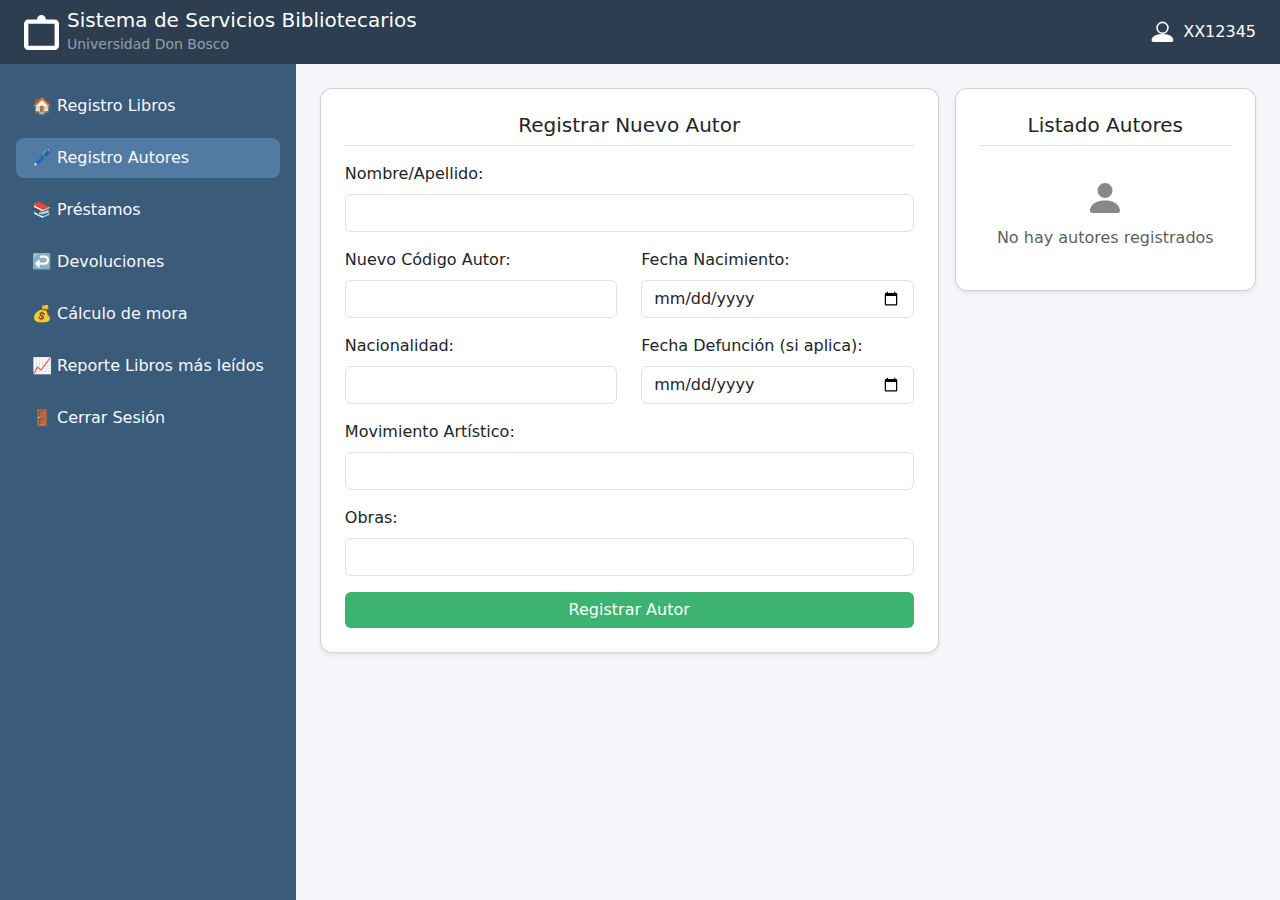
<file: index.html>
<!DOCTYPE html>
<html lang="es">
<head>
  <meta charset="UTF-8">
  <meta name="viewport" content="width=device-width, initial-scale=1.0">
  <title>Sistema de Servicios Bibliotecarios</title>

  <link href="https://cdn.jsdelivr.net/npm/bootstrap@5.3.0/dist/css/bootstrap.min.css" rel="stylesheet">

  <link rel="stylesheet" href="style.css">
</head>
<body>
  <div class="d-flex flex-column vh-100">

    <header class="header d-flex justify-content-between align-items-center px-4 py-2">
      <div class="d-flex align-items-center">
        <svg xmlns="http://www.w3.org/2000/svg" width="35" height="35" fill="white" class="me-2" viewBox="0 0 16 16">
          <path d="M8 0a2 2 0 0 1 2 2h4a2 2 0 0 1 2 2v10a2 2 0 0 1-2 2H2a2 2 0 0 1-2-2V4a2 2 0 0 1 2-2h4a2 2 0 0 1 2-2zM2 4v10h12V4H2z"/>
        </svg>
        <div>
          <h5 class="mb-0 text-white">Sistema de Servicios Bibliotecarios</h5>
          <small class="text-white-50">Universidad Don Bosco</small>
        </div>
      </div>
      <div class="d-flex align-items-center text-white">
        <svg xmlns="http://www.w3.org/2000/svg" width="25" height="25" fill="white" class="me-2" viewBox="0 0 16 16">
          <path d="M8 8a3 3 0 1 0 0-6 3 3 0 0 0 0 6zm4-3a4 4 0 1 1-8 0 4 4 0 0 1 8 0zM2 14s-1 0-1-1 1-4 7-4 7 3 7 4-1 1-1 1H2z"/>
        </svg>
        <span>XX12345</span>
      </div>
    </header>

    <div class="d-flex flex-grow-1">
   
      <aside class="sidebar p-3">
        <nav class="nav flex-column">
          <a href="pages/registro-libros.html" class="nav-link">🏠 Registro Libros</a>
          <a href="index.html" class="nav-link selected">🖊️ Registro Autores</a>
          <a href="pages/prestamos.html" class="nav-link">📚 Préstamos</a>
          <a href="pages/devoluciones.html" class="nav-link">↩️ Devoluciones</a>
          <a href="pages/calculo-mora.html" class="nav-link">💰 Cálculo de mora</a>
          <a href="pages/reporte-libros.html" class="nav-link">📈 Reporte Libros más leídos</a>
          <a href="pages/login.html" class="nav-link logout">🚪 Cerrar Sesión</a>
        </nav>
      </aside>

      <main class="content flex-grow-1 p-4">
        <div class="row g-3">
          <div class="col-lg-8">
            <div class="card shadow-sm p-4">
              <h5 class="mb-3 text-center border-bottom pb-2">Registrar Nuevo Autor</h5>
              <form>
                <div class="mb-3">
                  <label class="form-label">Nombre/Apellido:</label>
                  <input type="text" class="form-control">
                </div>
                <div class="row mb-3">
                  <div class="col-md-6">
                    <label class="form-label">Nuevo Código Autor:</label>
                    <input type="text" class="form-control">
                  </div>
                  <div class="col-md-6">
                    <label class="form-label">Fecha Nacimiento:</label>
                    <input type="date" class="form-control">
                  </div>
                </div>
                <div class="row mb-3">
                  <div class="col-md-6">
                    <label class="form-label">Nacionalidad:</label>
                    <input type="text" class="form-control">
                  </div>
                  <div class="col-md-6">
                    <label class="form-label">Fecha Defunción (si aplica):</label>
                    <input type="date" class="form-control">
                  </div>
                </div>
                <div class="mb-3">
                  <label class="form-label">Movimiento Artístico:</label>
                  <input type="text" class="form-control">
                </div>
                <div class="mb-3">
                  <label class="form-label">Obras:</label>
                  <input type="text" class="form-control">
                </div>
                <button type="button" class="btn btn-success w-100">Registrar Autor</button>
              </form>
            </div>
          </div>

          <div class="col-lg-4">
            <div class="card shadow-sm p-4">
              <h5 class="text-center border-bottom pb-2">Listado Autores</h5>
              <div class="text-center mt-4 text-muted">
                <svg xmlns="http://www.w3.org/2000/svg" width="40" height="40" fill="#888" viewBox="0 0 16 16">
                  <path d="M3 14s-1 0-1-1 1-4 6-4 6 3 6 4-1 1-1 1H3zm5-6a3 3 0 1 0 0-6 3 3 0 0 0 0 6z"/>
                </svg>
                <p class="mt-2">No hay autores registrados</p>
              </div>
            </div>
          </div>
        </div>
      </main>
    </div>
  </div>


  <script src="https://cdn.jsdelivr.net/npm/bootstrap@5.3.0/dist/js/bootstrap.bundle.min.js"></script>
</body>
</html>
</file>
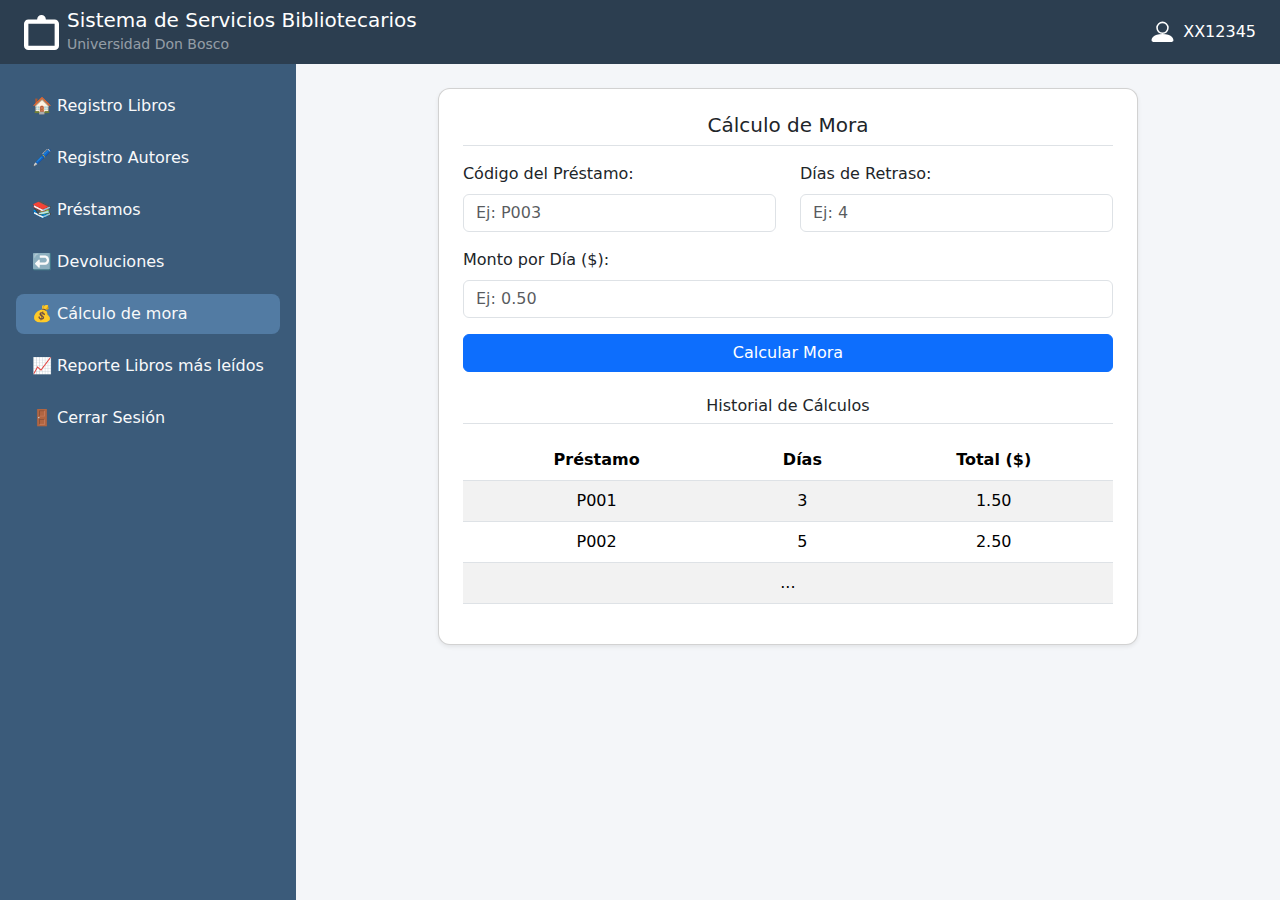
<file: pages/calculo-mora.html>
<!DOCTYPE html>
<html lang="es">
<head>
  <meta charset="UTF-8">
  <meta name="viewport" content="width=device-width, initial-scale=1.0">
  <title>Cálculo de Mora | Sistema de Servicios Bibliotecarios</title>
  <link href="https://cdn.jsdelivr.net/npm/bootstrap@5.3.0/dist/css/bootstrap.min.css" rel="stylesheet">
  <link rel="stylesheet" href="../style.css">
</head>
<body>
  <div class="d-flex flex-column vh-100">
    <!-- Encabezado -->
    <header class="header d-flex justify-content-between align-items-center px-4 py-2">
      <div class="d-flex align-items-center">
        <svg xmlns="http://www.w3.org/2000/svg" width="35" height="35" fill="white" class="me-2" viewBox="0 0 16 16">
          <path d="M8 0a2 2 0 0 1 2 2h4a2 2 0 0 1 2 2v10a2 2 0 0 1-2 2H2a2 2 0 0 1-2-2V4a2 2 0 0 1 2-2h4a2 2 0 0 1 2-2zM2 4v10h12V4H2z"/>
        </svg>
        <div>
          <h5 class="mb-0 text-white">Sistema de Servicios Bibliotecarios</h5>
          <small class="text-white-50">Universidad Don Bosco</small>
        </div>
      </div>
      <div class="d-flex align-items-center text-white">
        <svg xmlns="http://www.w3.org/2000/svg" width="25" height="25" fill="white" class="me-2" viewBox="0 0 16 16">
          <path d="M8 8a3 3 0 1 0 0-6 3 3 0 0 0 0 6zm4-3a4 4 0 1 1-8 0 4 4 0 0 1 8 0zM2 14s-1 0-1-1 1-4 7-4 7 3 7 4-1 1-1 1H2z"/>
        </svg>
        <span>XX12345</span>
      </div>
    </header>

    <div class="d-flex flex-grow-1">

      <aside class="sidebar p-3">
        <nav class="nav flex-column">
          <a href="registro-libros.html" class="nav-link">🏠 Registro Libros</a>
          <a href="../index.html" class="nav-link">🖊️ Registro Autores</a>
          <a href="prestamos.html" class="nav-link">📚 Préstamos</a>
          <a href="devoluciones.html" class="nav-link">↩️ Devoluciones</a>
          <a href="calculo-mora.html" class="nav-link selected">💰 Cálculo de mora</a>
          <a href="reporte-libros.html" class="nav-link">📈 Reporte Libros más leídos</a>
          <a href="login.html" class="nav-link logout">🚪 Cerrar Sesión</a>
        </nav>
      </aside>


      <main class="content flex-grow-1 p-4">
        <div class="card shadow-sm p-4 mx-auto" style="max-width: 700px;">
          <h5 class="mb-3 text-center border-bottom pb-2">Cálculo de Mora</h5>
          <form>
            <div class="row mb-3">
              <div class="col-md-6">
                <label class="form-label">Código del Préstamo:</label>
                <input type="text" class="form-control" placeholder="Ej: P003">
              </div>
              <div class="col-md-6">
                <label class="form-label">Días de Retraso:</label>
                <input type="number" class="form-control" min="0" placeholder="Ej: 4">
              </div>
            </div>
            <div class="mb-3">
              <label class="form-label">Monto por Día ($):</label>
              <input type="number" class="form-control" step="0.01" placeholder="Ej: 0.50">
            </div>
            <button type="button" class="btn btn-primary w-100">Calcular Mora</button>
          </form>

          <div class="mt-4">
            <h6 class="text-center border-bottom pb-2">Historial de Cálculos</h6>
            <div class="table-responsive mt-3">
              <table class="table table-striped align-middle text-center">
                <thead>
                  <tr>
                    <th>Préstamo</th>
                    <th>Días</th>
                    <th>Total ($)</th>
                  </tr>
                </thead>
                <tbody>
                  <tr>
                    <td>P001</td>
                    <td>3</td>
                    <td>1.50</td>
                  </tr>
                  <tr>
                    <td>P002</td>
                    <td>5</td>
                    <td>2.50</td>
                  </tr>
                  <tr class="text-muted">
                    <td colspan="3">...</td>
                  </tr>
                </tbody>
              </table>
            </div>
          </div>
        </div>
      </main>
    </div>
  </div>

  <script src="https://cdn.jsdelivr.net/npm/bootstrap@5.3.0/dist/js/bootstrap.bundle.min.js"></script>
</body>
</html>
</file>
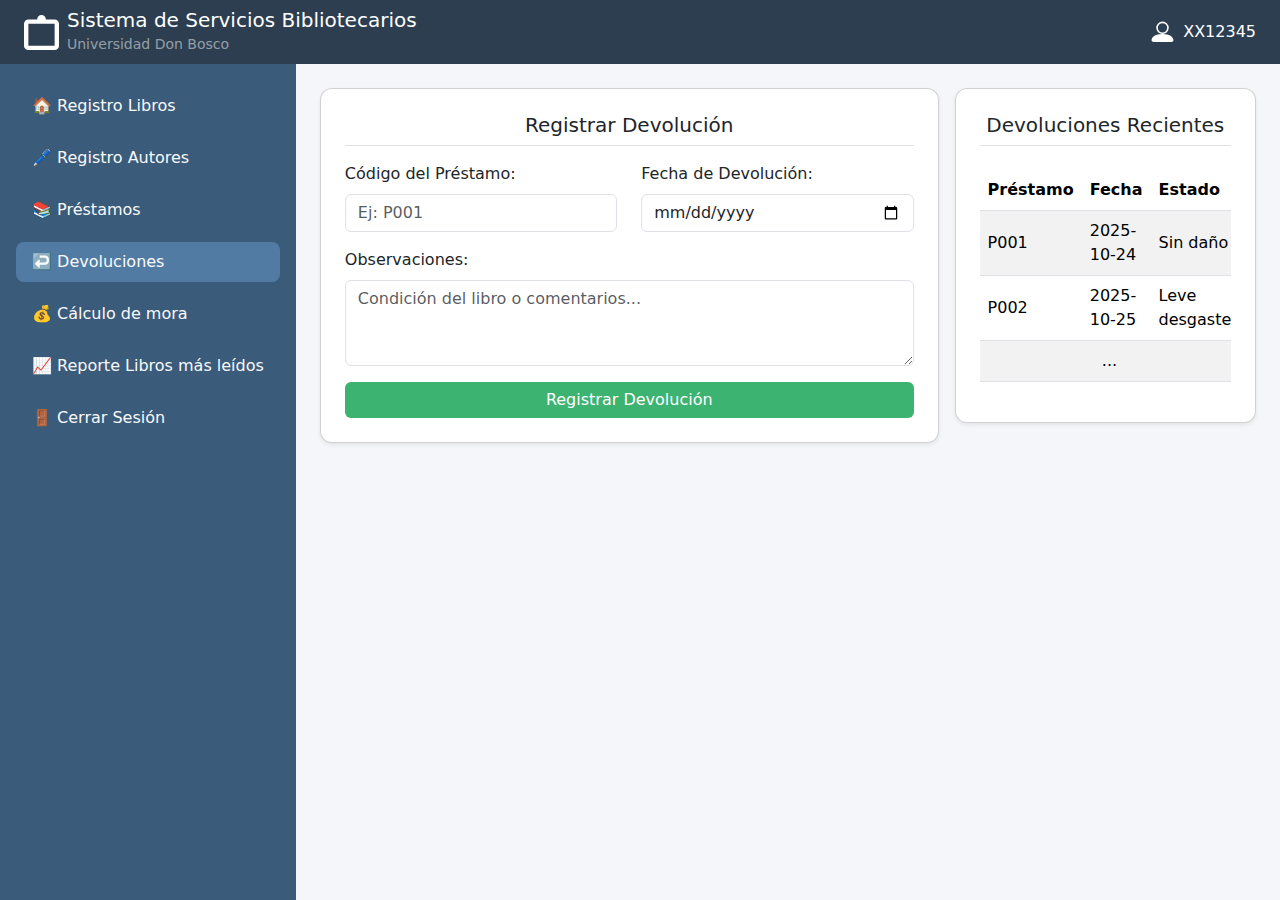
<file: pages/devoluciones.html>
<!DOCTYPE html>
<html lang="es">
<head>
  <meta charset="UTF-8">
  <meta name="viewport" content="width=device-width, initial-scale=1.0">
  <title>Devoluciones | Sistema de Servicios Bibliotecarios</title>
  <link href="https://cdn.jsdelivr.net/npm/bootstrap@5.3.0/dist/css/bootstrap.min.css" rel="stylesheet">
  <link rel="stylesheet" href="../style.css">
</head>
<body>
  <div class="d-flex flex-column vh-100">

    <header class="header d-flex justify-content-between align-items-center px-4 py-2">
      <div class="d-flex align-items-center">
        <svg xmlns="http://www.w3.org/2000/svg" width="35" height="35" fill="white" class="me-2" viewBox="0 0 16 16">
          <path d="M8 0a2 2 0 0 1 2 2h4a2 2 0 0 1 2 2v10a2 2 0 0 1-2 2H2a2 2 0 0 1-2-2V4a2 2 0 0 1 2-2h4a2 2 0 0 1 2-2zM2 4v10h12V4H2z"/>
        </svg>
        <div>
          <h5 class="mb-0 text-white">Sistema de Servicios Bibliotecarios</h5>
          <small class="text-white-50">Universidad Don Bosco</small>
        </div>
      </div>
      <div class="d-flex align-items-center text-white">
        <svg xmlns="http://www.w3.org/2000/svg" width="25" height="25" fill="white" class="me-2" viewBox="0 0 16 16">
          <path d="M8 8a3 3 0 1 0 0-6 3 3 0 0 0 0 6zm4-3a4 4 0 1 1-8 0 4 4 0 0 1 8 0zM2 14s-1 0-1-1 1-4 7-4 7 3 7 4-1 1-1 1H2z"/>
        </svg>
        <span>XX12345</span>
      </div>
    </header>

    <div class="d-flex flex-grow-1">

      <aside class="sidebar p-3">
        <nav class="nav flex-column">
          <a href="registro-libros.html" class="nav-link">🏠 Registro Libros</a>
          <a href="../index.html" class="nav-link">🖊️ Registro Autores</a>
          <a href="prestamos.html" class="nav-link">📚 Préstamos</a>
          <a href="devoluciones.html" class="nav-link selected">↩️ Devoluciones</a>
          <a href="calculo-mora.html" class="nav-link">💰 Cálculo de mora</a>
          <a href="reporte-libros.html" class="nav-link">📈 Reporte Libros más leídos</a>
          <a href="login.html" class="nav-link logout">🚪 Cerrar Sesión</a>
        </nav>
      </aside>


      <main class="content flex-grow-1 p-4">
        <div class="row g-3">
  
          <div class="col-lg-8">
            <div class="card shadow-sm p-4">
              <h5 class="mb-3 text-center border-bottom pb-2">Registrar Devolución</h5>
              <form>
                <div class="row mb-3">
                  <div class="col-md-6">
                    <label class="form-label">Código del Préstamo:</label>
                    <input type="text" class="form-control" placeholder="Ej: P001">
                  </div>
                  <div class="col-md-6">
                    <label class="form-label">Fecha de Devolución:</label>
                    <input type="date" class="form-control">
                  </div>
                </div>
                <div class="mb-3">
                  <label class="form-label">Observaciones:</label>
                  <textarea class="form-control" rows="3" placeholder="Condición del libro o comentarios..."></textarea>
                </div>
                <button type="button" class="btn btn-success w-100">Registrar Devolución</button>
              </form>
            </div>
          </div>

 
          <div class="col-lg-4">
            <div class="card shadow-sm p-4">
              <h5 class="text-center border-bottom pb-2">Devoluciones Recientes</h5>
              <div class="table-responsive mt-3">
                <table class="table table-striped align-middle">
                  <thead>
                    <tr>
                      <th>Préstamo</th>
                      <th>Fecha</th>
                      <th>Estado</th>
                    </tr>
                  </thead>
                  <tbody>
                    <tr>
                      <td>P001</td>
                      <td>2025-10-24</td>
                      <td>Sin daño</td>
                    </tr>
                    <tr>
                      <td>P002</td>
                      <td>2025-10-25</td>
                      <td>Leve desgaste</td>
                    </tr>
                    <tr class="text-muted">
                      <td colspan="3" class="text-center">...</td>
                    </tr>
                  </tbody>
                </table>
              </div>
            </div>
          </div>
        </div>
      </main>
    </div>
  </div>

  <script src="https://cdn.jsdelivr.net/npm/bootstrap@5.3.0/dist/js/bootstrap.bundle.min.js"></script>
</body>
</html>
</file>
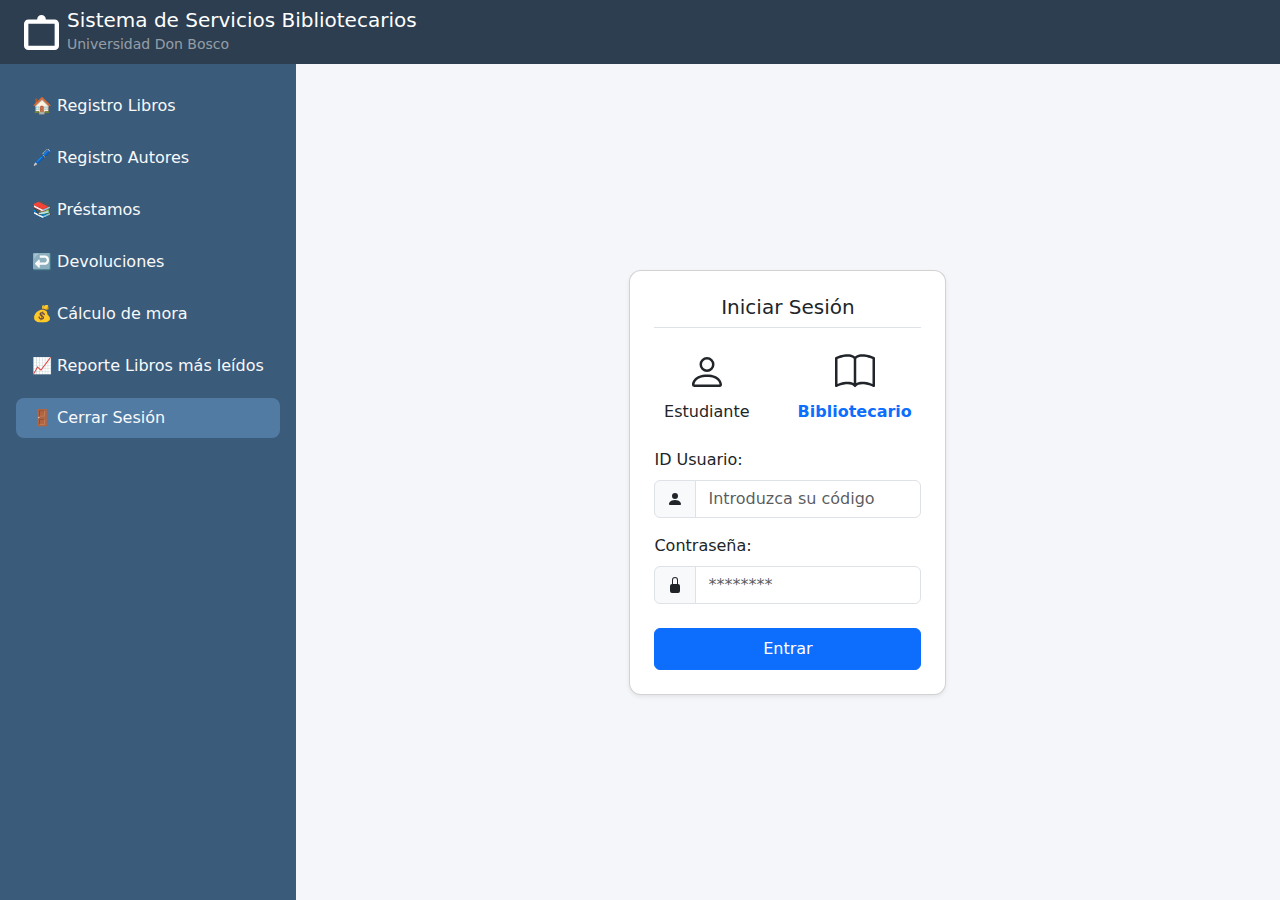
<file: pages/login.html>
<!DOCTYPE html>
<html lang="es">
<head>
  <meta charset="UTF-8">
  <meta name="viewport" content="width=device-width, initial-scale=1.0">
  <title>Iniciar Sesión | Sistema de Servicios Bibliotecarios</title>
  <link href="https://cdn.jsdelivr.net/npm/bootstrap@5.3.0/dist/css/bootstrap.min.css" rel="stylesheet">
  <link rel="stylesheet" href="../style.css">
</head>
<body>
  <div class="d-flex flex-column vh-100">

    <header class="header d-flex justify-content-between align-items-center px-4 py-2">
      <div class="d-flex align-items-center">
        <svg xmlns="http://www.w3.org/2000/svg" width="35" height="35" fill="white" class="me-2" viewBox="0 0 16 16">
          <path d="M8 0a2 2 0 0 1 2 2h4a2 2 0 0 1 2 2v10a2 2 0 0 1-2 2H2a2 2 0 0 1-2-2V4a2 2 0 0 1 2-2h4a2 2 0 0 1 2-2zM2 4v10h12V4H2z"/>
        </svg>
        <div>
          <h5 class="mb-0 text-white">Sistema de Servicios Bibliotecarios</h5>
          <small class="text-white-50">Universidad Don Bosco</small>
        </div>
      </div>
    </header>

    <div class="d-flex flex-grow-1">
      <aside class="sidebar p-3">
        <nav class="nav flex-column">
          <a href="registro-libros.html" class="nav-link">🏠 Registro Libros</a>
          <a href="../index.html" class="nav-link">🖊️ Registro Autores</a>
          <a href="prestamos.html" class="nav-link">📚 Préstamos</a>
          <a href="devoluciones.html" class="nav-link">↩️ Devoluciones</a>
          <a href="calculo-mora.html" class="nav-link">💰 Cálculo de mora</a>
          <a href="reporte-libros.html" class="nav-link">📈 Reporte Libros más leídos</a>
          <a href="login.html" class="nav-link logout selected">🚪 Cerrar Sesión</a>
        </nav>
      </aside>

      <main class="content flex-grow-1 p-4 d-flex align-items-center justify-content-center">
        <div class="card shadow-sm p-4" style="max-width: 400px;">
          <h5 class="text-center mb-4 border-bottom pb-2">Iniciar Sesión</h5>
          
          <div class="d-flex justify-content-center mb-4">
            <div class="text-center me-4">
              <svg xmlns="http://www.w3.org/2000/svg" width="40" height="40" fill="currentColor" class="mb-2" viewBox="0 0 16 16">
                <path d="M8 8a3 3 0 1 0 0-6 3 3 0 0 0 0 6zm2-3a2 2 0 1 1-4 0 2 2 0 0 1 4 0zm4 8c0 1-1 1-1 1H3s-1 0-1-1 1-4 6-4 6 3 6 4zm-1-.004c-.001-.246-.154-.986-.832-1.664C11.516 10.68 10.289 10 8 10c-2.29 0-3.516.68-4.168 1.332-.678.678-.83 1.418-.832 1.664h10z"/>
              </svg>
              <p class="mb-0">Estudiante</p>
            </div>
            <div class="text-center ms-4">
              <svg xmlns="http://www.w3.org/2000/svg" width="40" height="40" fill="currentColor" class="mb-2" viewBox="0 0 16 16">
                <path d="M1 2.828c.885-.37 2.154-.769 3.388-.893 1.33-.134 2.458.063 3.112.752v9.746c-.935-.53-2.12-.603-3.213-.493-1.18.12-2.37.461-3.287.811V2.828zm7.5-.141c.654-.689 1.782-.886 3.112-.752 1.234.124 2.503.523 3.388.893v9.923c-.918-.35-2.107-.692-3.287-.81-1.094-.111-2.278-.039-3.213.492V2.687zM8 1.783C7.015.936 5.587.81 4.287.94c-1.514.153-3.042.672-3.994 1.105A.5.5 0 0 0 0 2.5v11a.5.5 0 0 0 .707.455c.882-.4 2.303-.881 3.68-1.02 1.409-.142 2.59.087 3.223.877a.5.5 0 0 0 .78 0c.633-.79 1.814-1.019 3.222-.877 1.378.139 2.8.62 3.681 1.02A.5.5 0 0 0 16 13.5v-11a.5.5 0 0 0-.293-.455c-.952-.433-2.48-.952-3.994-1.105C10.413.809 8.985.936 8 1.783z"/>
              </svg>
              <p class="mb-0 fw-bold text-primary">Bibliotecario</p>
            </div>
          </div>

          <form>
            <div class="mb-3">
              <label class="form-label">ID Usuario:</label>
              <div class="input-group">
                <span class="input-group-text">
                  <svg xmlns="http://www.w3.org/2000/svg" width="16" height="16" fill="currentColor" viewBox="0 0 16 16">
                    <path d="M3 14s-1 0-1-1 1-4 6-4 6 3 6 4-1 1-1 1H3zm5-6a3 3 0 1 0 0-6 3 3 0 0 0 0 6z"/>
                  </svg>
                </span>
                <input type="text" class="form-control" placeholder="Introduzca su código">
              </div>
            </div>
            <div class="mb-4">
              <label class="form-label">Contraseña:</label>
              <div class="input-group">
                <span class="input-group-text">
                  <svg xmlns="http://www.w3.org/2000/svg" width="16" height="16" fill="currentColor" viewBox="0 0 16 16">
                    <path d="M8 1a2 2 0 0 1 2 2v4H6V3a2 2 0 0 1 2-2zm3 6V3a3 3 0 0 0-6 0v4a2 2 0 0 0-2 2v5a2 2 0 0 0 2 2h6a2 2 0 0 0 2-2V9a2 2 0 0 0-2-2z"/>
                  </svg>
                </span>
                <input type="password" class="form-control" placeholder="********">
              </div>
            </div>
            <a href="registro-libros.html" class="btn btn-primary w-100 py-2">Entrar</a>
          </form>
        </div>
      </main>
    </div>
  </div>

  <script src="https://cdn.jsdelivr.net/npm/bootstrap@5.3.0/dist/js/bootstrap.bundle.min.js"></script>
</body>
</html>
</file>
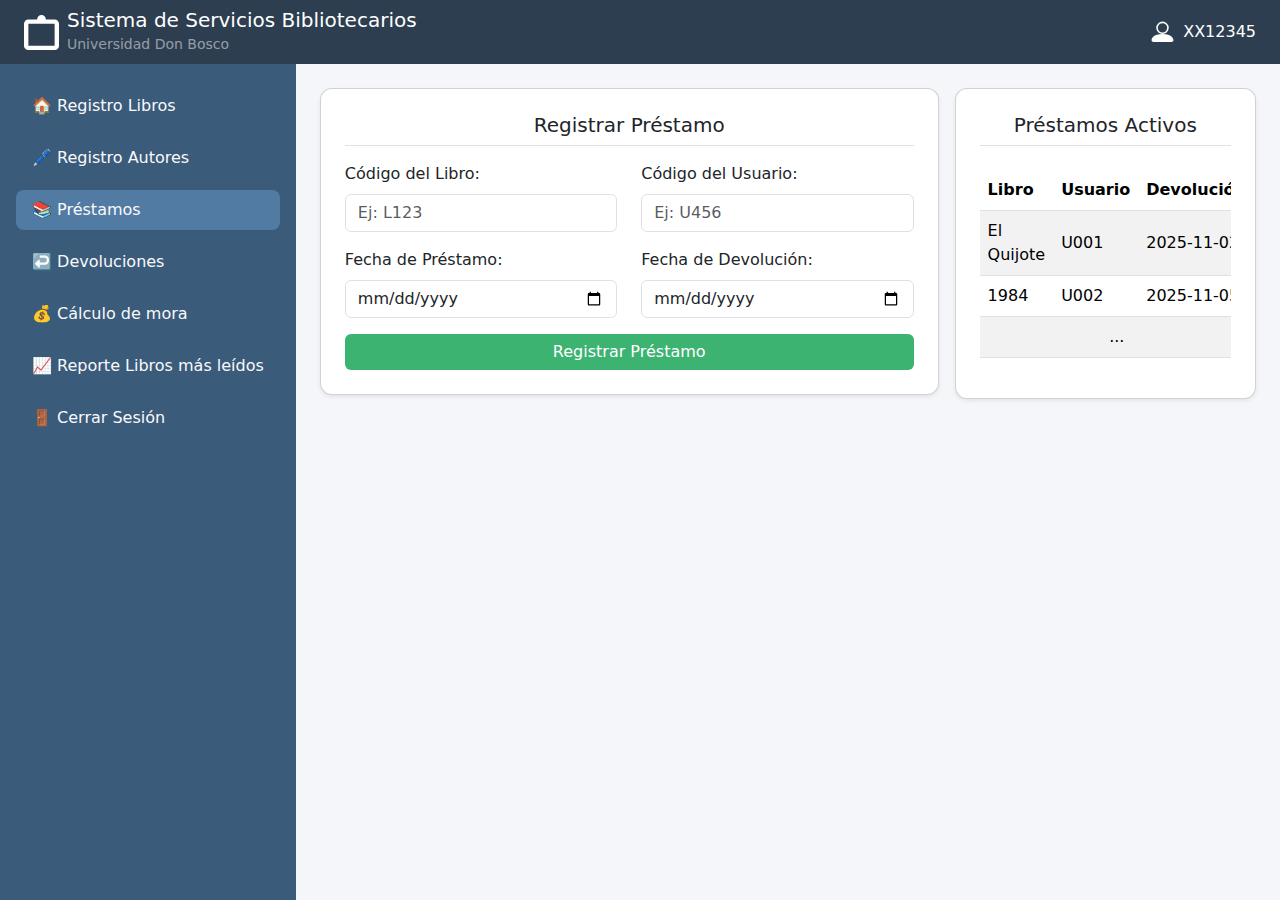
<file: pages/prestamos.html>
<!DOCTYPE html>
<html lang="es">
<head>
  <meta charset="UTF-8">
  <meta name="viewport" content="width=device-width, initial-scale=1.0">
  <title>Préstamos | Sistema de Servicios Bibliotecarios</title>
  <link href="https://cdn.jsdelivr.net/npm/bootstrap@5.3.0/dist/css/bootstrap.min.css" rel="stylesheet">
  <link rel="stylesheet" href="../style.css">
</head>
<body>
  <div class="d-flex flex-column vh-100">

    <header class="header d-flex justify-content-between align-items-center px-4 py-2">
      <div class="d-flex align-items-center">
        <svg xmlns="http://www.w3.org/2000/svg" width="35" height="35" fill="white" class="me-2" viewBox="0 0 16 16">
          <path d="M8 0a2 2 0 0 1 2 2h4a2 2 0 0 1 2 2v10a2 2 0 0 1-2 2H2a2 2 0 0 1-2-2V4a2 2 0 0 1 2-2h4a2 2 0 0 1 2-2zM2 4v10h12V4H2z"/>
        </svg>
        <div>
          <h5 class="mb-0 text-white">Sistema de Servicios Bibliotecarios</h5>
          <small class="text-white-50">Universidad Don Bosco</small>
        </div>
      </div>
      <div class="d-flex align-items-center text-white">
        <svg xmlns="http://www.w3.org/2000/svg" width="25" height="25" fill="white" class="me-2" viewBox="0 0 16 16">
          <path d="M8 8a3 3 0 1 0 0-6 3 3 0 0 0 0 6zm4-3a4 4 0 1 1-8 0 4 4 0 0 1 8 0zM2 14s-1 0-1-1 1-4 7-4 7 3 7 4-1 1-1 1H2z"/>
        </svg>
        <span>XX12345</span>
      </div>
    </header>

    <div class="d-flex flex-grow-1">

      <aside class="sidebar p-3">
        <nav class="nav flex-column">
          <a href="registro-libros.html" class="nav-link">🏠 Registro Libros</a>
          <a href="../index.html" class="nav-link">🖊️ Registro Autores</a>
          <a href="prestamos.html" class="nav-link selected">📚 Préstamos</a>
          <a href="devoluciones.html" class="nav-link">↩️ Devoluciones</a>
          <a href="calculo-mora.html" class="nav-link">💰 Cálculo de mora</a>
          <a href="reporte-libros.html" class="nav-link">📈 Reporte Libros más leídos</a>
          <a href="login.html" class="nav-link logout">🚪 Cerrar Sesión</a>
        </nav>
      </aside>

 
      <main class="content flex-grow-1 p-4">
        <div class="row g-3">

          <div class="col-lg-8">
            <div class="card shadow-sm p-4">
              <h5 class="mb-3 text-center border-bottom pb-2">Registrar Préstamo</h5>
              <form>
                <div class="row mb-3">
                  <div class="col-md-6">
                    <label class="form-label">Código del Libro:</label>
                    <input type="text" class="form-control" placeholder="Ej: L123">
                  </div>
                  <div class="col-md-6">
                    <label class="form-label">Código del Usuario:</label>
                    <input type="text" class="form-control" placeholder="Ej: U456">
                  </div>
                </div>
                <div class="row mb-3">
                  <div class="col-md-6">
                    <label class="form-label">Fecha de Préstamo:</label>
                    <input type="date" class="form-control">
                  </div>
                  <div class="col-md-6">
                    <label class="form-label">Fecha de Devolución:</label>
                    <input type="date" class="form-control">
                  </div>
                </div>
                <button type="button" class="btn btn-success w-100">Registrar Préstamo</button>
              </form>
            </div>
          </div>

   
          <div class="col-lg-4">
            <div class="card shadow-sm p-4">
              <h5 class="text-center border-bottom pb-2">Préstamos Activos</h5>
              <div class="table-responsive mt-3">
                <table class="table table-striped align-middle">
                  <thead>
                    <tr>
                      <th>Libro</th>
                      <th>Usuario</th>
                      <th>Devolución</th>
                    </tr>
                  </thead>
                  <tbody>
                    <tr>
                      <td>El Quijote</td>
                      <td>U001</td>
                      <td>2025-11-02</td>
                    </tr>
                    <tr>
                      <td>1984</td>
                      <td>U002</td>
                      <td>2025-11-05</td>
                    </tr>
                    <tr class="text-muted">
                      <td colspan="3" class="text-center">...</td>
                    </tr>
                  </tbody>
                </table>
              </div>
            </div>
          </div>
        </div>
      </main>
    </div>
  </div>

  <script src="https://cdn.jsdelivr.net/npm/bootstrap@5.3.0/dist/js/bootstrap.bundle.min.js"></script>
</body>
</html>
</file>
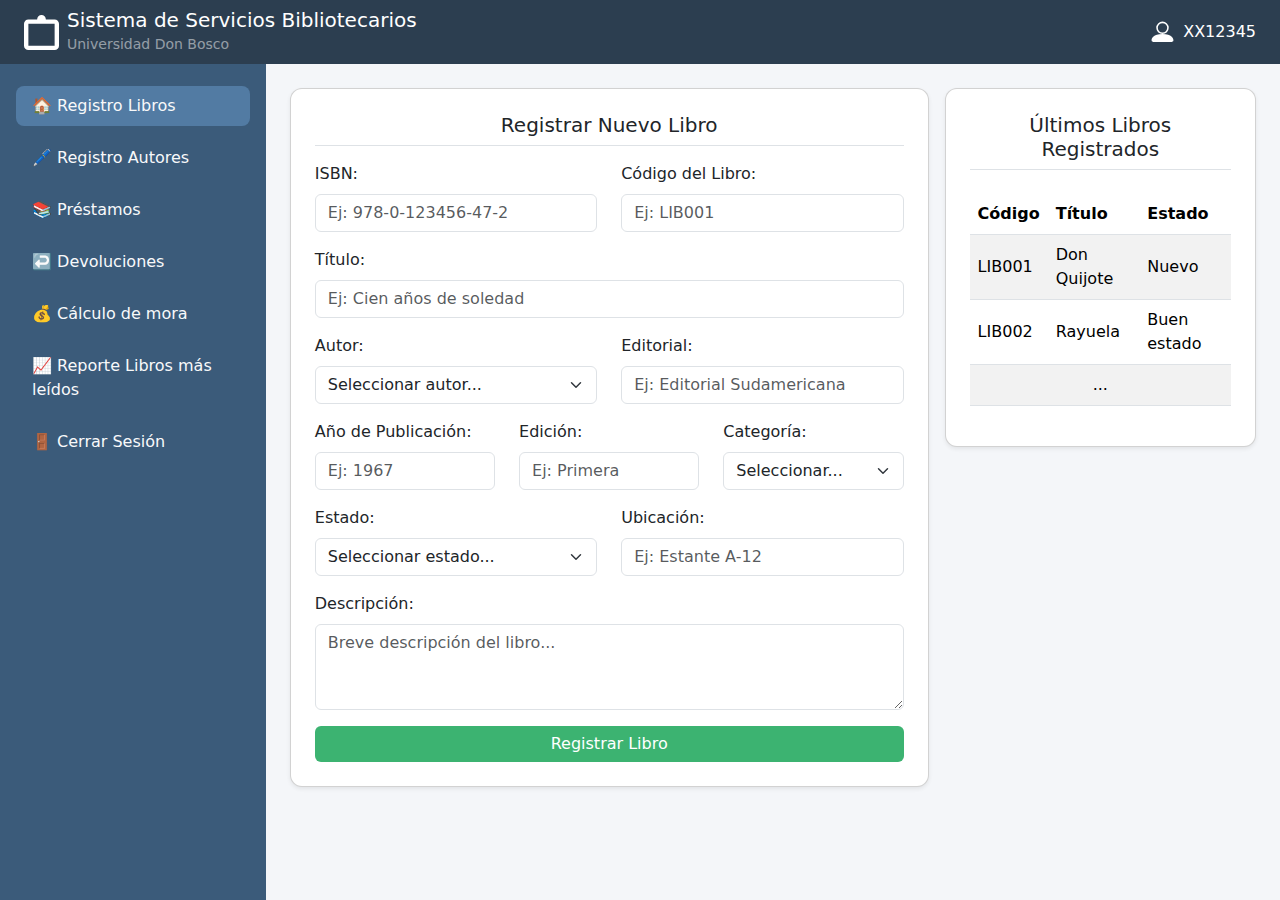
<file: pages/registro-libros.html>
<!DOCTYPE html>
<html lang="es">
<head>
  <meta charset="UTF-8">
  <meta name="viewport" content="width=device-width, initial-scale=1.0">
  <title>Registro de Libros | Sistema de Servicios Bibliotecarios</title>
  <link href="https://cdn.jsdelivr.net/npm/bootstrap@5.3.0/dist/css/bootstrap.min.css" rel="stylesheet">
  <link rel="stylesheet" href="../style.css">
</head>
<body>
  <div class="d-flex flex-column vh-100">

    <header class="header d-flex justify-content-between align-items-center px-4 py-2">
      <div class="d-flex align-items-center">
        <svg xmlns="http://www.w3.org/2000/svg" width="35" height="35" fill="white" class="me-2" viewBox="0 0 16 16">
          <path d="M8 0a2 2 0 0 1 2 2h4a2 2 0 0 1 2 2v10a2 2 0 0 1-2 2H2a2 2 0 0 1-2-2V4a2 2 0 0 1 2-2h4a2 2 0 0 1 2-2zM2 4v10h12V4H2z"/>
        </svg>
        <div>
          <h5 class="mb-0 text-white">Sistema de Servicios Bibliotecarios</h5>
          <small class="text-white-50">Universidad Don Bosco</small>
        </div>
      </div>
      <div class="d-flex align-items-center text-white">
        <svg xmlns="http://www.w3.org/2000/svg" width="25" height="25" fill="white" class="me-2" viewBox="0 0 16 16">
          <path d="M8 8a3 3 0 1 0 0-6 3 3 0 0 0 0 6zm4-3a4 4 0 1 1-8 0 4 4 0 0 1 8 0zM2 14s-1 0-1-1 1-4 7-4 7 3 7 4-1 1-1 1H2z"/>
        </svg>
        <span>XX12345</span>
      </div>
    </header>

    <div class="d-flex flex-grow-1">

      <aside class="sidebar p-3">
        <nav class="nav flex-column">
          <a href="registro-libros.html" class="nav-link selected">🏠 Registro Libros</a>
          <a href="../index.html" class="nav-link">🖊️ Registro Autores</a>
          <a href="prestamos.html" class="nav-link">📚 Préstamos</a>
          <a href="devoluciones.html" class="nav-link">↩️ Devoluciones</a>
          <a href="calculo-mora.html" class="nav-link">💰 Cálculo de mora</a>
          <a href="reporte-libros.html" class="nav-link">📈 Reporte Libros más leídos</a>
          <a href="login.html" class="nav-link logout">🚪 Cerrar Sesión</a>
        </nav>
      </aside>


      <main class="content flex-grow-1 p-4">
        <div class="row g-3">
          <div class="col-lg-8">
            <div class="card shadow-sm p-4">
              <h5 class="mb-3 text-center border-bottom pb-2">Registrar Nuevo Libro</h5>
              <form>
                <div class="row mb-3">
                  <div class="col-md-6">
                    <label class="form-label">ISBN:</label>
                    <input type="text" class="form-control" placeholder="Ej: 978-0-123456-47-2">
                  </div>
                  <div class="col-md-6">
                    <label class="form-label">Código del Libro:</label>
                    <input type="text" class="form-control" placeholder="Ej: LIB001">
                  </div>
                </div>
                <div class="mb-3">
                  <label class="form-label">Título:</label>
                  <input type="text" class="form-control" placeholder="Ej: Cien años de soledad">
                </div>
                <div class="row mb-3">
                  <div class="col-md-6">
                    <label class="form-label">Autor:</label>
                    <select class="form-select">
                      <option selected disabled>Seleccionar autor...</option>
                      <option>Gabriel García Márquez</option>
                      <option>Jorge Luis Borges</option>
                      <option>Isabel Allende</option>
                    </select>
                  </div>
                  <div class="col-md-6">
                    <label class="form-label">Editorial:</label>
                    <input type="text" class="form-control" placeholder="Ej: Editorial Sudamericana">
                  </div>
                </div>
                <div class="row mb-3">
                  <div class="col-md-4">
                    <label class="form-label">Año de Publicación:</label>
                    <input type="number" class="form-control" placeholder="Ej: 1967">
                  </div>
                  <div class="col-md-4">
                    <label class="form-label">Edición:</label>
                    <input type="text" class="form-control" placeholder="Ej: Primera">
                  </div>
                  <div class="col-md-4">
                    <label class="form-label">Categoría:</label>
                    <select class="form-select">
                      <option selected disabled>Seleccionar...</option>
                      <option>Novela</option>
                      <option>Poesía</option>
                      <option>Ciencia Ficción</option>
                      <option>Historia</option>
                      <option>Ciencias</option>
                    </select>
                  </div>
                </div>
                <div class="row mb-3">
                  <div class="col-md-6">
                    <label class="form-label">Estado:</label>
                    <select class="form-select">
                      <option selected disabled>Seleccionar estado...</option>
                      <option>Nuevo</option>
                      <option>Buen estado</option>
                      <option>Regular</option>
                      <option>Deteriorado</option>
                    </select>
                  </div>
                  <div class="col-md-6">
                    <label class="form-label">Ubicación:</label>
                    <input type="text" class="form-control" placeholder="Ej: Estante A-12">
                  </div>
                </div>
                <div class="mb-3">
                  <label class="form-label">Descripción:</label>
                  <textarea class="form-control" rows="3" placeholder="Breve descripción del libro..."></textarea>
                </div>
                <button type="button" class="btn btn-success w-100">Registrar Libro</button>
              </form>
            </div>
          </div>

          <div class="col-lg-4">
            <div class="card shadow-sm p-4">
              <h5 class="text-center border-bottom pb-2">Últimos Libros Registrados</h5>
              <div class="table-responsive mt-3">
                <table class="table table-striped align-middle">
                  <thead>
                    <tr>
                      <th>Código</th>
                      <th>Título</th>
                      <th>Estado</th>
                    </tr>
                  </thead>
                  <tbody>
                    <tr>
                      <td>LIB001</td>
                      <td>Don Quijote</td>
                      <td>Nuevo</td>
                    </tr>
                    <tr>
                      <td>LIB002</td>
                      <td>Rayuela</td>
                      <td>Buen estado</td>
                    </tr>
                    <tr class="text-muted">
                      <td colspan="3" class="text-center">...</td>
                    </tr>
                  </tbody>
                </table>
              </div>
            </div>
          </div>
        </div>
      </main>
    </div>
  </div>

  <script src="https://cdn.jsdelivr.net/npm/bootstrap@5.3.0/dist/js/bootstrap.bundle.min.js"></script>
</body>
</html>
</file>
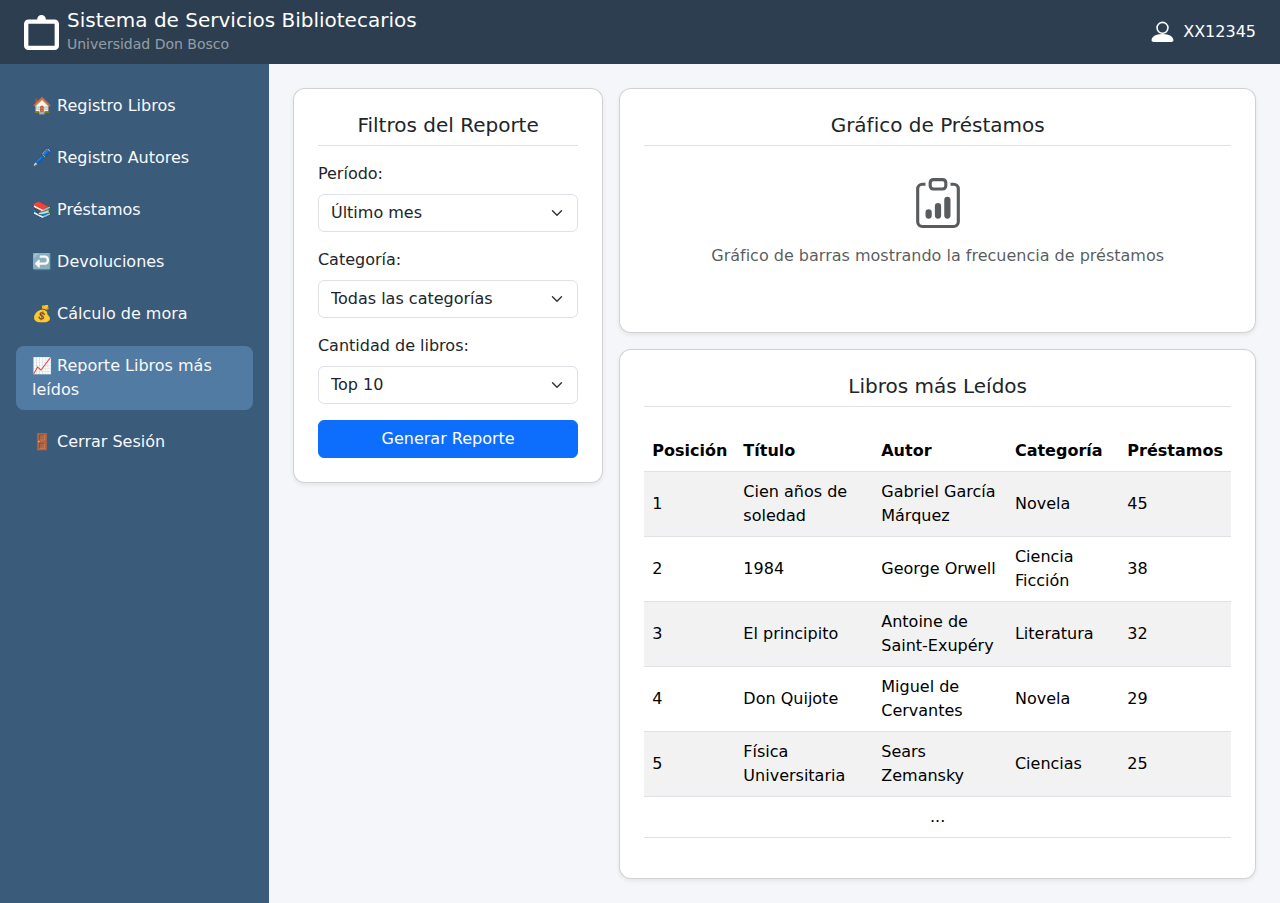
<file: pages/reporte-libros.html>
<!DOCTYPE html>
<html lang="es">
<head>
  <meta charset="UTF-8">
  <meta name="viewport" content="width=device-width, initial-scale=1.0">
  <title>Reporte de Libros más Leídos | Sistema de Servicios Bibliotecarios</title>
  <link href="https://cdn.jsdelivr.net/npm/bootstrap@5.3.0/dist/css/bootstrap.min.css" rel="stylesheet">
  <link rel="stylesheet" href="../style.css">
</head>
<body>
  <div class="d-flex flex-column vh-100">

    <header class="header d-flex justify-content-between align-items-center px-4 py-2">
      <div class="d-flex align-items-center">
        <svg xmlns="http://www.w3.org/2000/svg" width="35" height="35" fill="white" class="me-2" viewBox="0 0 16 16">
          <path d="M8 0a2 2 0 0 1 2 2h4a2 2 0 0 1 2 2v10a2 2 0 0 1-2 2H2a2 2 0 0 1-2-2V4a2 2 0 0 1 2-2h4a2 2 0 0 1 2-2zM2 4v10h12V4H2z"/>
        </svg>
        <div>
          <h5 class="mb-0 text-white">Sistema de Servicios Bibliotecarios</h5>
          <small class="text-white-50">Universidad Don Bosco</small>
        </div>
      </div>
      <div class="d-flex align-items-center text-white">
        <svg xmlns="http://www.w3.org/2000/svg" width="25" height="25" fill="white" class="me-2" viewBox="0 0 16 16">
          <path d="M8 8a3 3 0 1 0 0-6 3 3 0 0 0 0 6zm4-3a4 4 0 1 1-8 0 4 4 0 0 1 8 0zM2 14s-1 0-1-1 1-4 7-4 7 3 7 4-1 1-1 1H2z"/>
        </svg>
        <span>XX12345</span>
      </div>
    </header>

    <div class="d-flex flex-grow-1">

      <aside class="sidebar p-3">
        <nav class="nav flex-column">
          <a href="registro-libros.html" class="nav-link">🏠 Registro Libros</a>
          <a href="../index.html" class="nav-link">🖊️ Registro Autores</a>
          <a href="prestamos.html" class="nav-link">📚 Préstamos</a>
          <a href="devoluciones.html" class="nav-link">↩️ Devoluciones</a>
          <a href="calculo-mora.html" class="nav-link">💰 Cálculo de mora</a>
          <a href="reporte-libros.html" class="nav-link selected">📈 Reporte Libros más leídos</a>
          <a href="#" class="nav-link logout">🚪 Cerrar Sesión</a>
        </nav>
      </aside>

 
      <main class="content flex-grow-1 p-4">
        <div class="row g-3">

          <div class="col-lg-4">
            <div class="card shadow-sm p-4">
              <h5 class="mb-3 text-center border-bottom pb-2">Filtros del Reporte</h5>
              <form>
                <div class="mb-3">
                  <label class="form-label">Período:</label>
                  <select class="form-select">
                    <option selected>Último mes</option>
                    <option>Últimos 3 meses</option>
                    <option>Últimos 6 meses</option>
                    <option>Último año</option>
                    <option>Todo el tiempo</option>
                  </select>
                </div>
                <div class="mb-3">
                  <label class="form-label">Categoría:</label>
                  <select class="form-select">
                    <option selected>Todas las categorías</option>
                    <option>Novela</option>
                    <option>Ciencia Ficción</option>
                    <option>Historia</option>
                    <option>Ciencias</option>
                  </select>
                </div>
                <div class="mb-3">
                  <label class="form-label">Cantidad de libros:</label>
                  <select class="form-select">
                    <option selected>Top 10</option>
                    <option>Top 20</option>
                    <option>Top 50</option>
                    <option>Todos</option>
                  </select>
                </div>
                <button type="button" class="btn btn-primary w-100">Generar Reporte</button>
              </form>
            </div>
          </div>

          <div class="col-lg-8">
            <div class="card shadow-sm p-4 mb-3">
              <h5 class="text-center border-bottom pb-2">Gráfico de Préstamos</h5>
              <div class="text-center py-4 text-muted">
                <!-- Placeholder para el gráfico -->
                <svg xmlns="http://www.w3.org/2000/svg" width="50" height="50" fill="currentColor" class="mb-3" viewBox="0 0 16 16">
                  <path d="M4 11a1 1 0 1 1 2 0v1a1 1 0 1 1-2 0v-1zm6-4a1 1 0 1 1 2 0v5a1 1 0 1 1-2 0V7zM7 9a1 1 0 0 1 2 0v3a1 1 0 1 1-2 0V9z"/>
                  <path d="M4 1.5H3a2 2 0 0 0-2 2V14a2 2 0 0 0 2 2h10a2 2 0 0 0 2-2V3.5a2 2 0 0 0-2-2h-1v1h1a1 1 0 0 1 1 1V14a1 1 0 0 1-1 1H3a1 1 0 0 1-1-1V3.5a1 1 0 0 1 1-1h1v-1z"/>
                  <path d="M9.5 1a.5.5 0 0 1 .5.5v1a.5.5 0 0 1-.5.5h-3a.5.5 0 0 1-.5-.5v-1a.5.5 0 0 1 .5-.5h3zm-3-1A1.5 1.5 0 0 0 5 1.5v1A1.5 1.5 0 0 0 6.5 4h3A1.5 1.5 0 0 0 11 2.5v-1A1.5 1.5 0 0 0 9.5 0h-3z"/>
                </svg>
                <p>Gráfico de barras mostrando la frecuencia de préstamos</p>
              </div>
            </div>

            <div class="card shadow-sm p-4">
              <h5 class="text-center border-bottom pb-2">Libros más Leídos</h5>
              <div class="table-responsive mt-3">
                <table class="table table-striped align-middle">
                  <thead>
                    <tr>
                      <th>Posición</th>
                      <th>Título</th>
                      <th>Autor</th>
                      <th>Categoría</th>
                      <th>Préstamos</th>
                    </tr>
                  </thead>
                  <tbody>
                    <tr>
                      <td>1</td>
                      <td>Cien años de soledad</td>
                      <td>Gabriel García Márquez</td>
                      <td>Novela</td>
                      <td>45</td>
                    </tr>
                    <tr>
                      <td>2</td>
                      <td>1984</td>
                      <td>George Orwell</td>
                      <td>Ciencia Ficción</td>
                      <td>38</td>
                    </tr>
                    <tr>
                      <td>3</td>
                      <td>El principito</td>
                      <td>Antoine de Saint-Exupéry</td>
                      <td>Literatura</td>
                      <td>32</td>
                    </tr>
                    <tr>
                      <td>4</td>
                      <td>Don Quijote</td>
                      <td>Miguel de Cervantes</td>
                      <td>Novela</td>
                      <td>29</td>
                    </tr>
                    <tr>
                      <td>5</td>
                      <td>Física Universitaria</td>
                      <td>Sears Zemansky</td>
                      <td>Ciencias</td>
                      <td>25</td>
                    </tr>
                    <tr class="text-muted">
                      <td colspan="5" class="text-center">...</td>
                    </tr>
                  </tbody>
                </table>
              </div>
            </div>
          </div>
        </div>
      </main>
    </div>
  </div>

  <script src="https://cdn.jsdelivr.net/npm/bootstrap@5.3.0/dist/js/bootstrap.bundle.min.js"></script>
</body>
</html>
</file>
<file: style.css>
.header {
  background-color: #2c3e50;
  color: white;
  box-shadow: 0 2px 5px rgba(0,0,0,0.2);
}

.sidebar {
  background-color: #3b5b7a;
  color: white;
  min-width: 230px;
  transition: background-color 0.3s ease;
}

.sidebar .nav-link {
  color: #f8f9fa;
  font-weight: 500;
  margin: 6px 0;
  border-radius: 8px;
  transition: background-color 0.3s, transform 0.2s;
}

.sidebar .nav-link:hover {
  background-color: #527ba3;
  transform: translateX(3px);
}

.sidebar .nav-link.selected {
  background-color: #527ba3;
}

.sidebar .logout:hover {
  background-color: #e74c3c;
}

.content {
  background-color: #f4f6f9;
}

.card {
  border-radius: 12px;
  transition: transform 0.2s ease, box-shadow 0.2s ease;
}

.card:hover {
  transform: translateY(-3px);
  box-shadow: 0 4px 12px rgba(0,0,0,0.15);
}

.btn-success {
  background-color: #3cb371;
  border: none;
  transition: background-color 0.3s ease;
}

.btn-success:hover {
  background-color: #2e8b57;
}

@media (max-width: 768px) {
  .sidebar {
    min-width: 60px;
  }
  .sidebar .nav-link {
    font-size: 0;
  }
  .sidebar .nav-link svg {
    margin: 0;
  }
}
</file>
